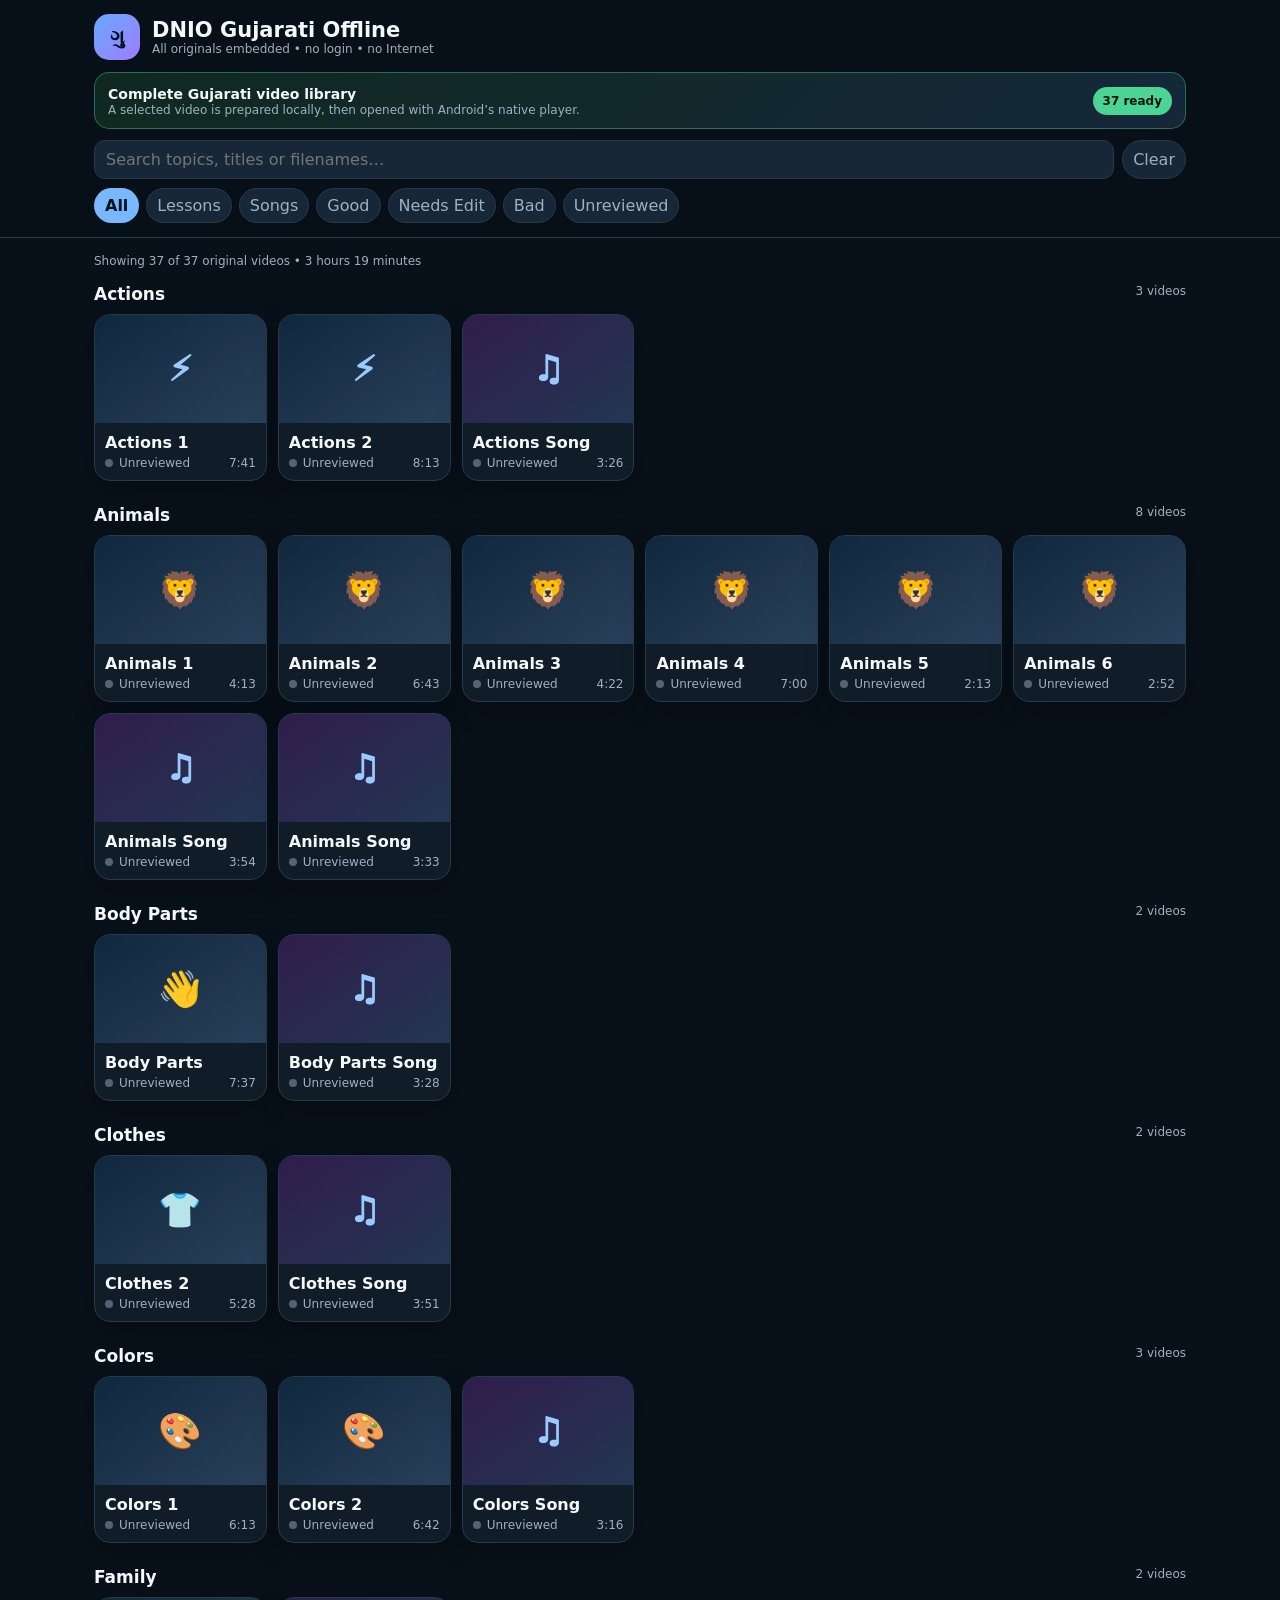
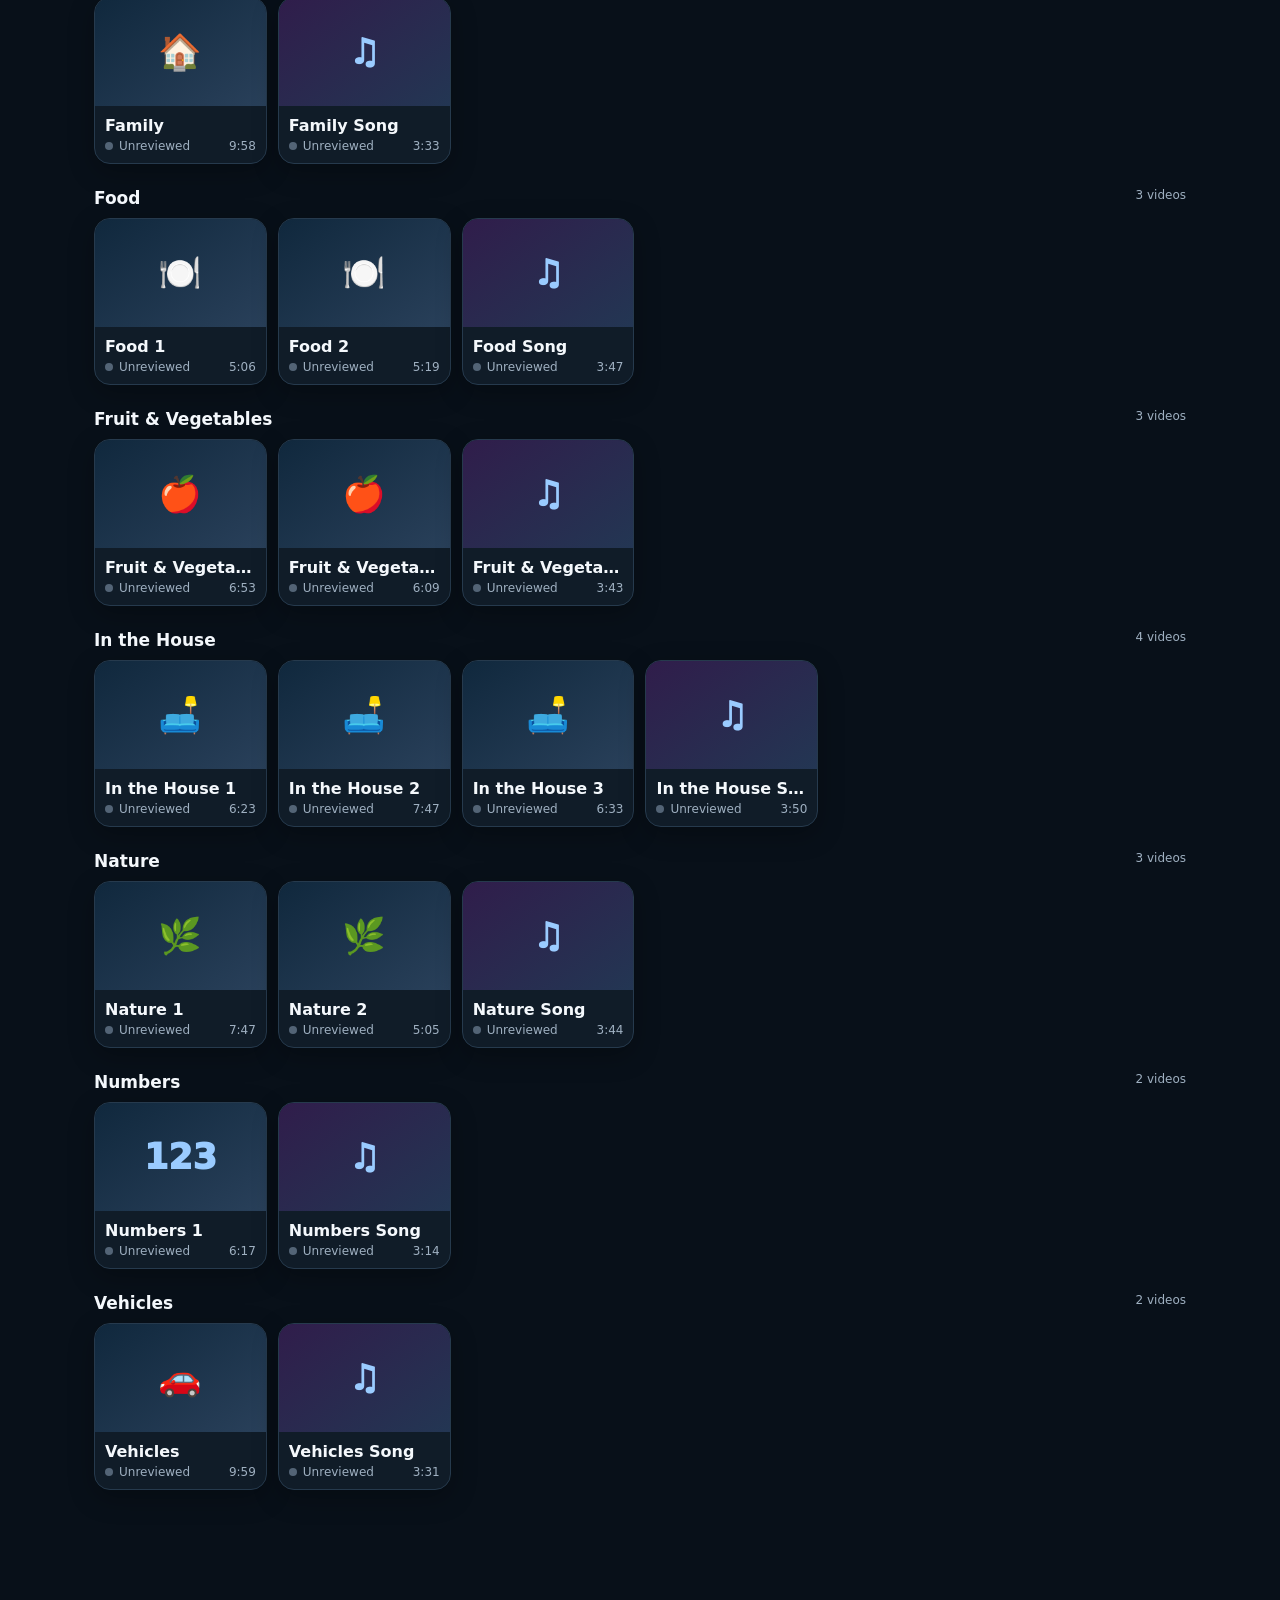
<file: dnio-offline-shell/app/src/main/assets/index.html>
<!doctype html><html lang="en"><head><meta charset="utf-8"><meta name="viewport" content="width=device-width,initial-scale=1,viewport-fit=cover"><title>DNIO Gujarati Offline</title><style>
:root{color-scheme:dark;--bg:#081019;--panel:#101c28;--panel2:#172737;--line:#263a4d;--text:#f4f8fc;--muted:#9fb0c1;--blue:#78b8ff;--green:#4bd493;--amber:#f4be5c;--red:#ef7482}*{box-sizing:border-box}html,body{margin:0;background:var(--bg);color:var(--text);font-family:system-ui,-apple-system,Segoe UI,Roboto,sans-serif}header{position:sticky;top:0;z-index:5;background:#081019f2;backdrop-filter:blur(14px);border-bottom:1px solid var(--line)}.wrap,main{max-width:1120px;margin:auto}.top{padding:14px}.brand{display:flex;gap:12px;align-items:center}.logo{width:46px;height:46px;border-radius:15px;background:linear-gradient(135deg,#65aaff,#a17cff);display:grid;place-items:center;color:#06101a;font-size:20px;font-weight:950}.title{font-size:21px;font-weight:900}.sub,.meta,.summary{color:var(--muted);font-size:12px}.ready{margin-top:12px;border:1px solid #4bd49366;background:linear-gradient(135deg,#10291f,#14283a);border-radius:15px;padding:11px 13px;display:flex;align-items:center;justify-content:space-between;gap:12px}.ready b{font-size:14px}.pill{white-space:nowrap;background:#4bd493;color:#06140d;font-weight:900;border-radius:999px;padding:7px 10px;font-size:12px}.controls{display:flex;gap:8px;margin-top:11px}.controls input,.chip{font:inherit;color:var(--text);background:var(--panel2);border:1px solid var(--line);border-radius:11px;padding:9px 11px}.controls input{flex:1;min-width:0}.chips{display:flex;gap:7px;overflow:auto;padding-top:9px}.chip{white-space:nowrap;color:var(--muted);padding:7px 10px;border-radius:999px}.chip.active{background:var(--blue);border-color:transparent;color:#07111b;font-weight:850}main{padding:16px 14px 90px}.summary{margin-bottom:16px}.topic{margin:0 0 24px}.topic h2{font-size:17px;margin:0 0 10px;display:flex;justify-content:space-between}.topic h2 small{font-size:12px;color:var(--muted);font-weight:500}.grid{display:grid;grid-template-columns:repeat(auto-fill,minmax(165px,1fr));gap:11px}.card{border:1px solid var(--line);background:var(--panel);border-radius:16px;overflow:hidden;box-shadow:0 8px 26px #0004;cursor:pointer;transition:.15s transform,.15s border-color}.card:active{transform:scale(.985);border-color:var(--blue)}.poster{height:108px;display:grid;place-items:center;background:linear-gradient(145deg,#10283d,#29405a);font-size:35px;font-weight:950;color:#9acbff}.song .poster{background:linear-gradient(145deg,#301d4b,#233653)}.body{padding:10px}.name{font-weight:850;white-space:nowrap;overflow:hidden;text-overflow:ellipsis}.meta{display:flex;justify-content:space-between;margin-top:4px;gap:6px}.state{display:flex;align-items:center;min-width:0}.dot{width:8px;height:8px;border-radius:50%;display:inline-block;background:#536476;margin-right:6px;flex:none}.Good{background:var(--green)}.Needs-Edit{background:var(--amber)}.Bad{background:var(--red)}.empty{text-align:center;color:var(--muted);padding:60px 10px}@media(max-width:520px){.grid{grid-template-columns:repeat(2,minmax(0,1fr))}.controls{flex-wrap:wrap}.controls input{flex-basis:100%}}
</style></head><body><header><div class="wrap top"><div class="brand"><div class="logo">ગુ</div><div><div class="title">DNIO Gujarati Offline</div><div class="sub">All originals embedded • no login • no Internet</div></div></div><div class="ready"><div><b>Complete Gujarati video library</b><div class="sub">A selected video is prepared locally, then opened with Android’s native player.</div></div><span id="readyCount" class="pill">37 ready</span></div><div class="controls"><input id="q" placeholder="Search topics, titles or filenames…"><button class="chip" id="clear">Clear</button></div><div id="chips" class="chips"></div></div></header><main><div id="summary" class="summary"></div><div id="library"></div></main><script src="catalog.js"></script><script>
'use strict';const C=window.DNIO_CATALOG||[],$=s=>document.querySelector(s),FILTERS=['All','Lessons','Songs','Good','Needs Edit','Bad','Unreviewed'];let filter='All',S={availableCount:C.length,totalCount:C.length,reviews:{}};const topicIcon=t=>({Actions:'⚡',Animals:'🦁','Body Parts':'👋',Clothes:'👕',Colors:'🎨',Family:'🏠',Food:'🍽️','Fruit & Vegetables':'🍎','In the House':'🛋️',Nature:'🌿',Numbers:'123',Vehicles:'🚗'}[t]||'ગુ');const review=x=>(S.reviews&&S.reviews[x.id])||'Unreviewed';
function nativeCall(name,arg){try{if(!window.DNIO||typeof DNIO[name]!=='function')throw new Error();return arg===undefined?DNIO[name]():DNIO[name](arg)}catch(e){alert('The native player is not ready. Close and reopen the app.')}}window.DNIO_applyStatus=value=>{if(typeof value==='string')try{value=JSON.parse(value)}catch(e){return}S=Object.assign(S,value||{});$('#readyCount').textContent=`${S.availableCount||C.length} ready`;render()};
function chips(){let root=$('#chips');root.innerHTML='';FILTERS.forEach(name=>{let b=document.createElement('button');b.className='chip'+(filter===name?' active':'');b.textContent=name;b.onclick=()=>{filter=name;chips();render()};root.appendChild(b)})}
function matches(x){let q=$('#q').value.trim().toLowerCase();if(q&&!`${x.title} ${x.topic} ${x.filename}`.toLowerCase().includes(q))return false;if(filter==='Lessons')return x.kind==='Lesson';if(filter==='Songs')return x.kind==='Song';if(['Good','Needs Edit','Bad','Unreviewed'].includes(filter))return review(x)===filter;return true}
function render(){let visible=C.filter(matches),groups={};visible.forEach(x=>(groups[x.topic]??=[]).push(x));$('#summary').textContent=`Showing ${visible.length} of ${C.length} original videos • 3 hours 19 minutes`;let root=$('#library');root.innerHTML='';Object.entries(groups).forEach(([topic,items])=>{let sec=document.createElement('section');sec.className='topic';sec.innerHTML=`<h2>${topic}<small>${items.length} video${items.length===1?'':'s'}</small></h2><div class="grid"></div>`;let grid=sec.querySelector('.grid');items.forEach(x=>{let r=review(x),card=document.createElement('article');card.className=`card ${x.kind==='Song'?'song':''}`;card.innerHTML=`<div class="poster">${x.kind==='Song'?'♫':topicIcon(x.topic)}</div><div class="body"><div class="name">${x.title}</div><div class="meta"><span class="state"><i class="dot ${r.replace(/ /g,'-')}"></i>${r}</span><span>${x.duration_label}</span></div></div>`;card.onclick=()=>nativeCall('play',x.id);grid.appendChild(card)});root.appendChild(sec)});if(!visible.length)root.innerHTML='<div class="empty">No videos match this filter.</div>'}
$('#q').oninput=render;$('#clear').onclick=()=>{$('#q').value='';filter='All';chips();render()};chips();render();setTimeout(()=>{let status=nativeCall('getStatus');if(status)DNIO_applyStatus(status)},250);
</script></body></html>
</file>
